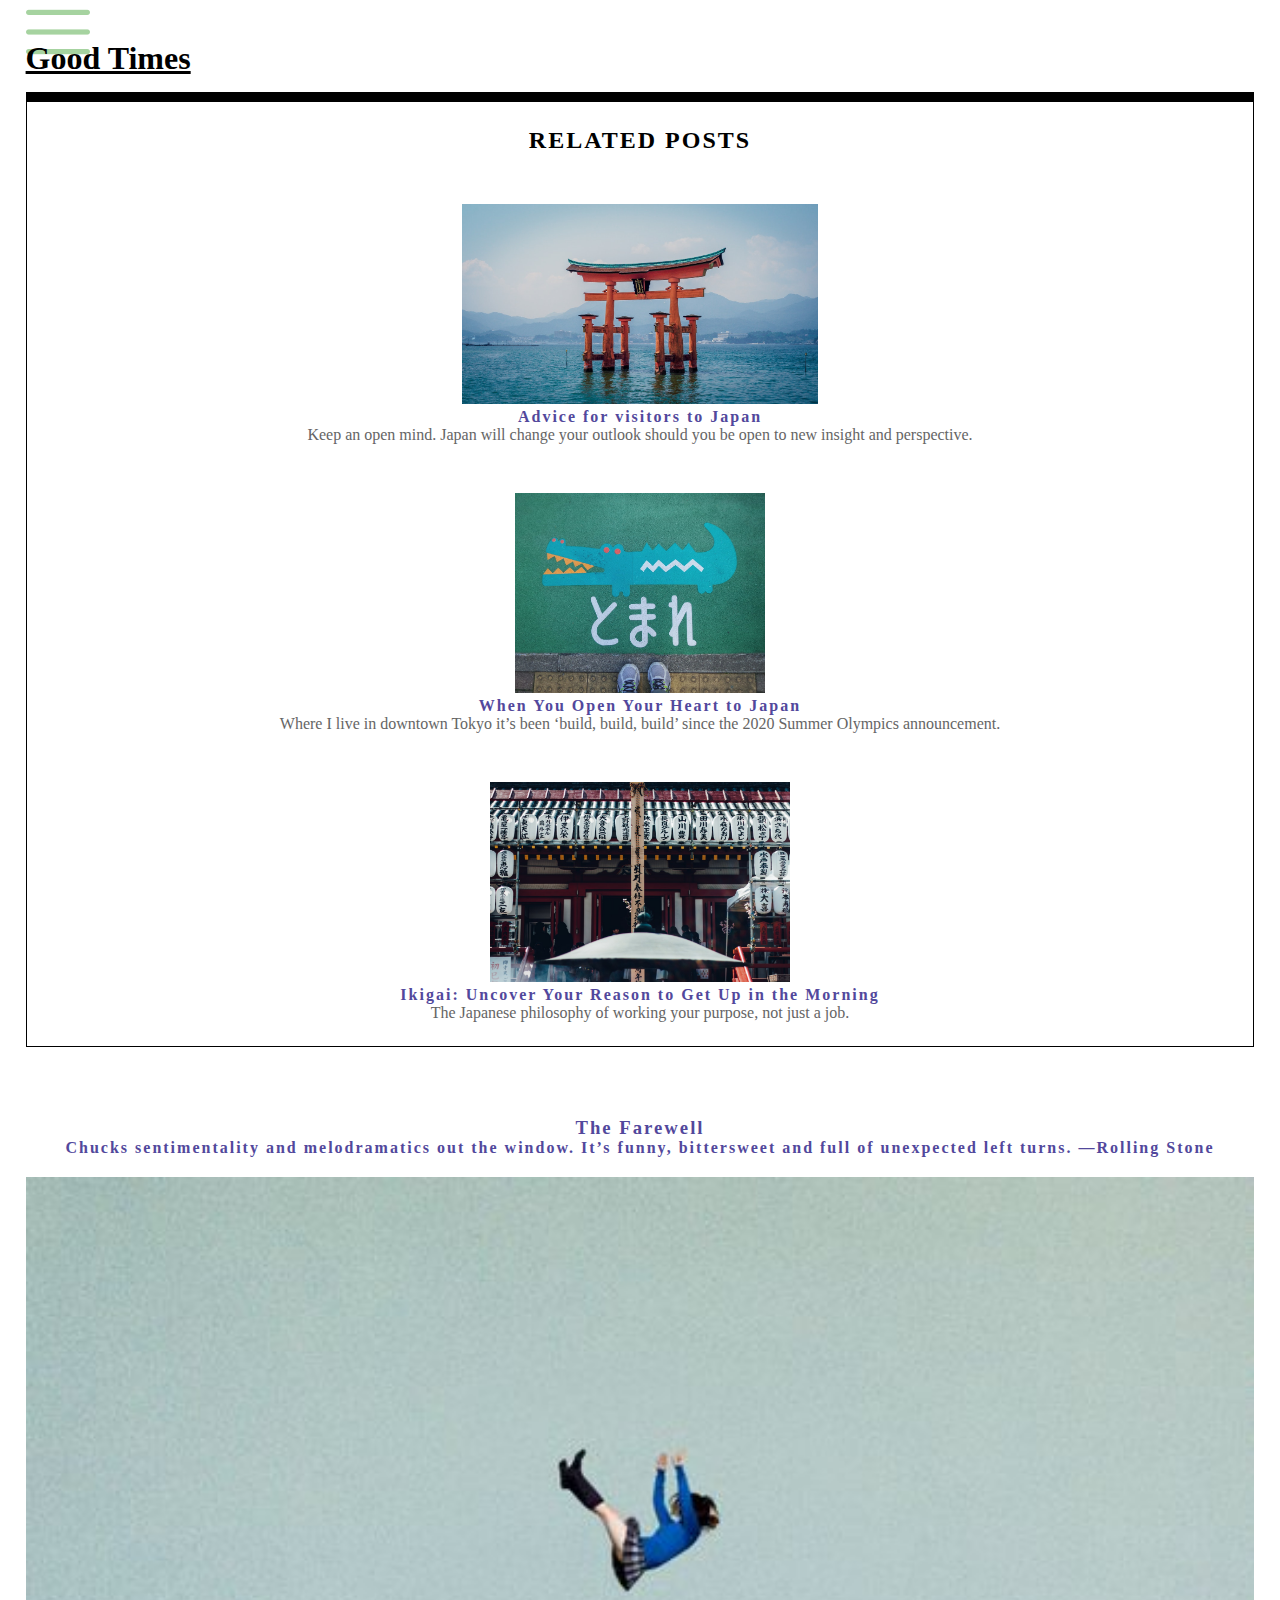
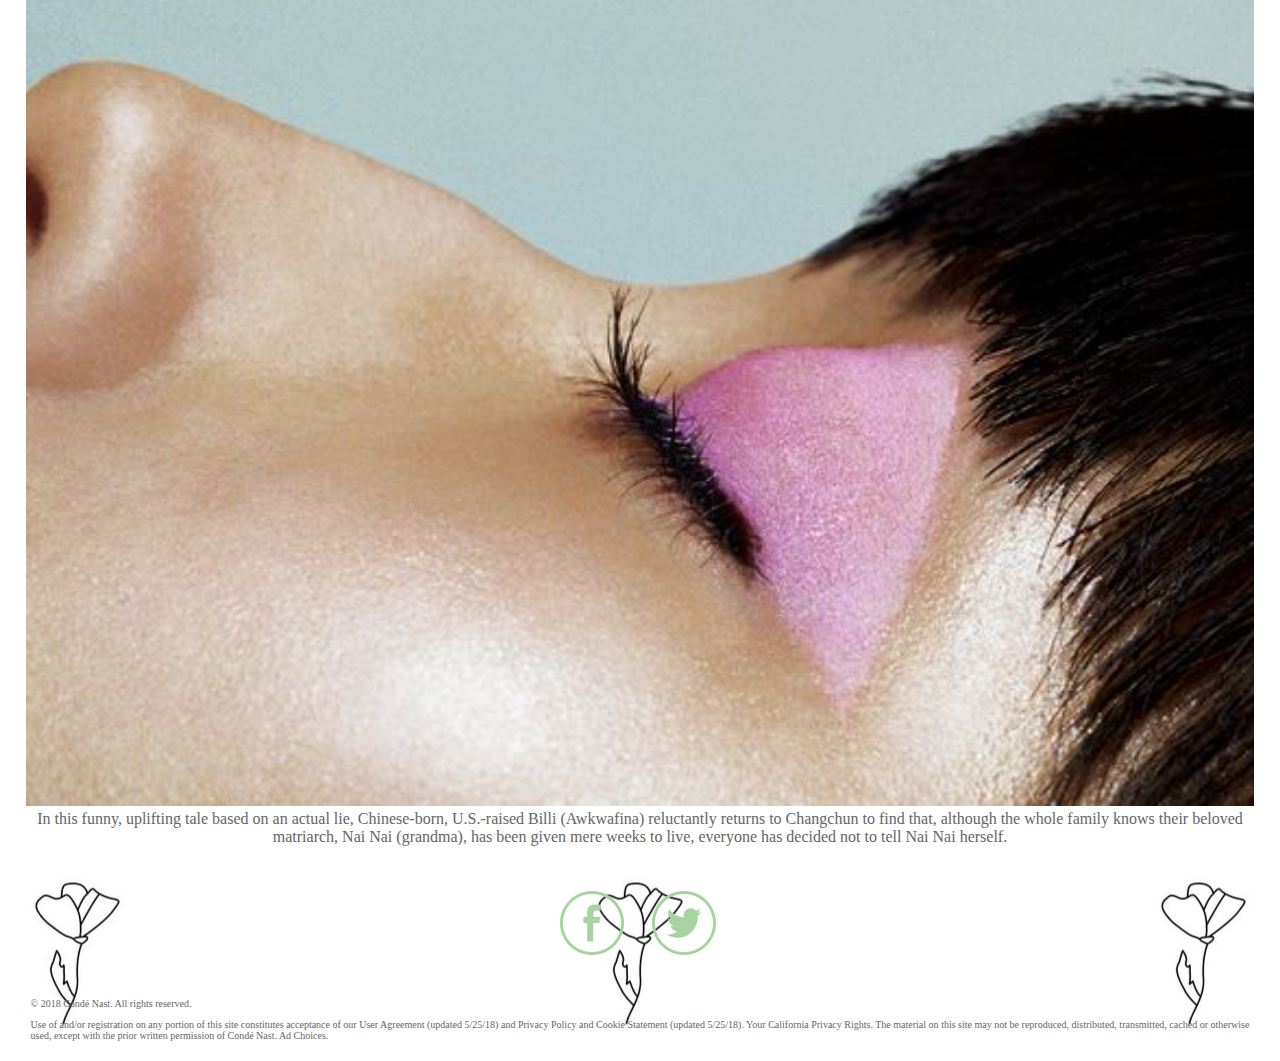
<file: laboratorio2/index.html>
<!DOCTYPE html>
<html lang="en">
<head>
    <meta charset="UTF-8">
    <meta name="viewport" content="width=device-width, initial-scale=1.0">
    <meta http-equiv="X-UA-Compatible" content="ie=edge">
    <link rel="stylesheet" href="css/styles.css">
    <title>Document</title>
</head>
<body>
    <div class="content">
        <header>
            <h1>Good Times</h1>
            <nav class="menu">
                <ul>
                    <li>Lasted videos</li>
                    <li></li>
                    <li></li>
                </ul>
            </nav>
        </header>
        <div class="mainContent">
                <div class="related-posts">
                    <h2>Related posts</h2>
                    <div class="related-post">
                        <img src="img/bg.jpg" alt="it's a japonese temple">
                        <h4>Advice for visitors to Japan</h4>
                        <p>Keep an open mind. Japan will change your outlook should you be open to new insight and perspective. </p>
                    </div>
                    <div class="related-post">
                        <img src="img/img.jpg" alt="it’s an illustration about a girl in the rain with an umbrella">
                        <h4>When You Open Your Heart to Japan</h4>
                        <p>Where I live in downtown Tokyo it’s been ‘build, build, build’ since the 2020 Summer Olympics announcement.</p>
                    </div>
                    <div class="related-post">
                        <img src="img/img2.jpg" alt="japonese masks">
                        <h4>Ikigai: Uncover Your Reason to Get Up in the Morning</h4>
                        <p>The Japanese philosophy of working your purpose, not just a job.</p>
                    </div>
                </div>
                <div class="slidebar">
                    <h3>The Farewell</h3>
                    <h4>Chucks sentimentality and melodramatics out the window. It’s funny, bittersweet and full of unexpected left turns.  
                        —Rolling Stone</h4>
                    <img src="img/banner-img.jpg" alt="its about the new fill by The SunDance Institute">
                    <p>
                        In this funny, uplifting tale based on an actual lie, Chinese-born, U.S.-raised Billi (Awkwafina) reluctantly returns to Changchun to find that, although the whole family knows their beloved matriarch, Nai Nai (grandma), has been given mere weeks to live, everyone has decided not to tell Nai Nai herself.</p>
                </div>
        </div>
        <footer>  
            <ul class="links--footer">
                <li class="fb"><a href="#"></a></li>
                <li class="twitter"><a href="#"></a></li>
            </ul>
            <p>© 2018 Condé Nast. All rights reserved.</p>
            <p> 
                Use of and/or registration on any portion of this site constitutes acceptance of our User Agreement (updated 5/25/18) and Privacy Policy and Cookie Statement (updated 5/25/18). Your California Privacy Rights. The material on this site may not be reproduced, distributed, transmitted, cached or otherwise used, except with the prior written permission of Condé Nast. Ad Choices.</p>
        </footer>
    
    </div>

</body>
</html>
</file>
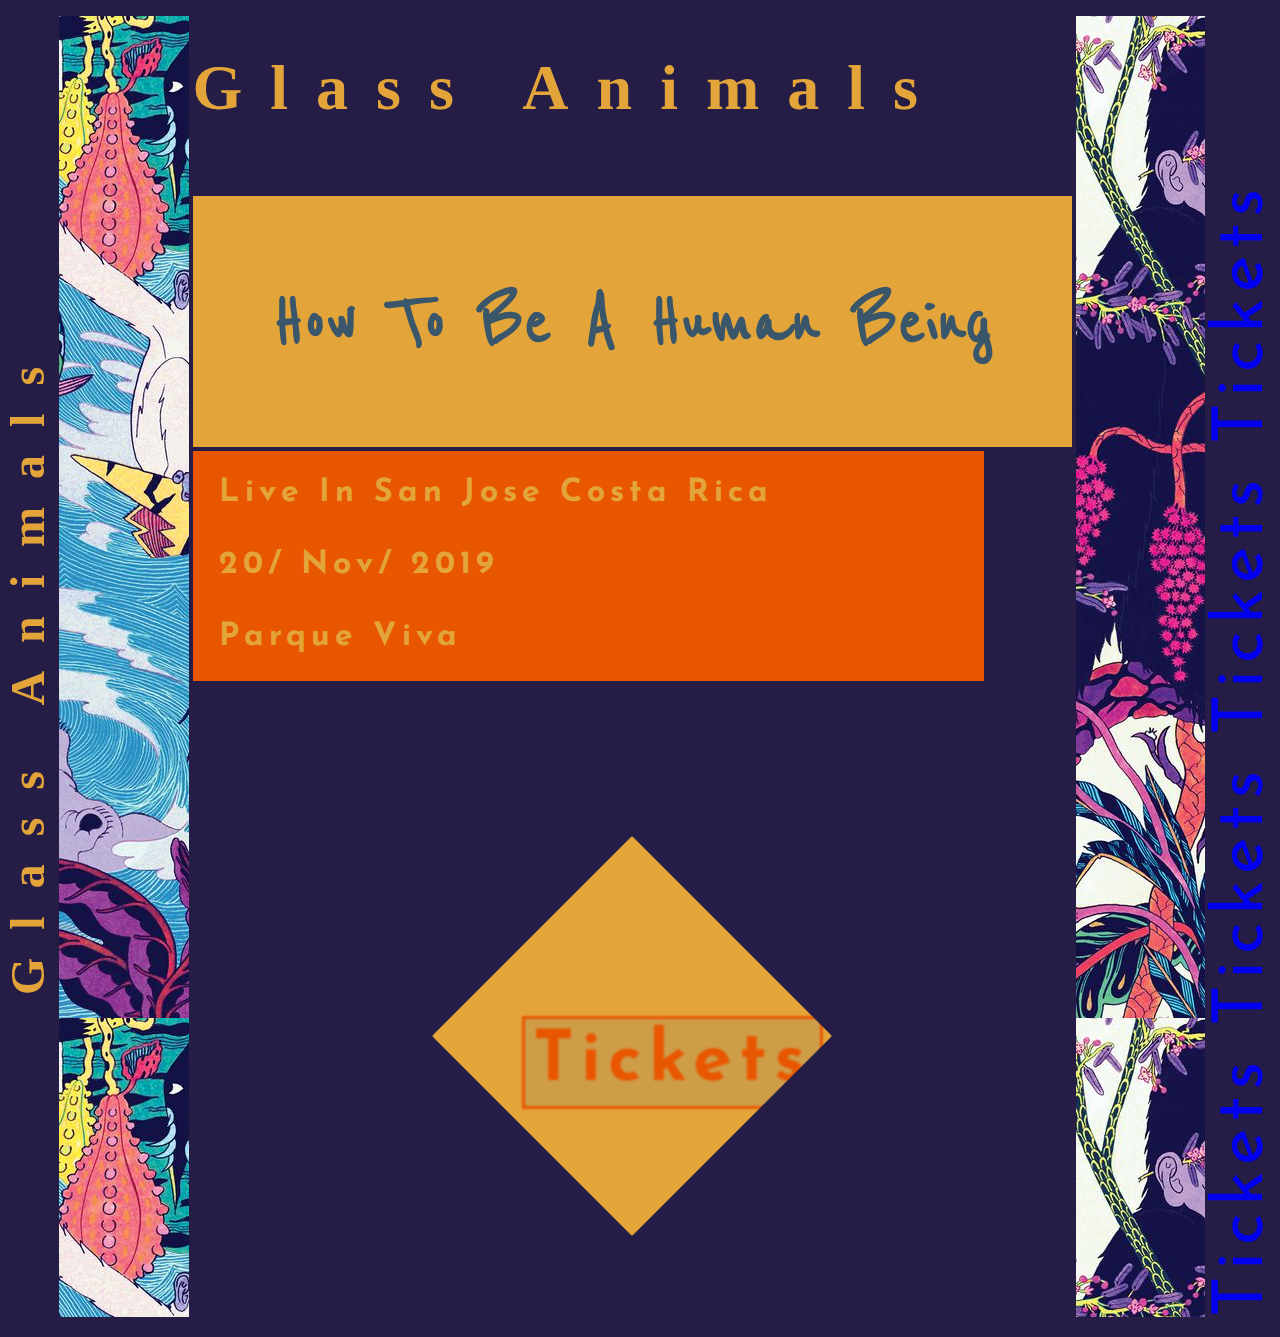
<file: proyecto1/index.html>
<!DOCTYPE html>
<html lang="en">
<head>
    <meta charset="UTF-8">
    <meta name="viewport" content="width=device-width, initial-scale=1.0">
    <meta http-equiv="X-UA-Compatible" content="ie=edge">
    <link href="https://fonts.googleapis.com/css?family=Josefin+Sans&display=swap" rel="stylesheet">
    <link href="https://fonts.googleapis.com/css?family=Reenie+Beanie&display=swap" rel="stylesheet">
    <link rel="stylesheet" href="css/styles.css">
    <title>Document</title>
</head>
<body>
    <div class="content"> 
         
        <div class="title">
            <h1>glass animals</h1>
        </div>
        <div class="title--desktop">
                <h2>glass animals</h2>
            </div>
        <div class="album">
            <h3>how to be a human being</h3>
        </div>
        <div class="date">
            <h4>live in San Jose Costa Rica </h4>
            <h4>20/ Nov/ 2019</h4>
            <h4>Parque Viva</h4>
        </div>
       <div class="album--img"></div>
        <div class="album--imgTwo"></div>
        <div class="tickets">
           <a href="#">tickets</a>
        </div>
        <div class="tickets--desktop">
                <a href="#">tickets</a> 
                <a href="#">tickets</a>
                <a href="#">tickets</a>
                <a href="#">tickets</a> 
        </div>
    </div>
</body>
</html>
</file>
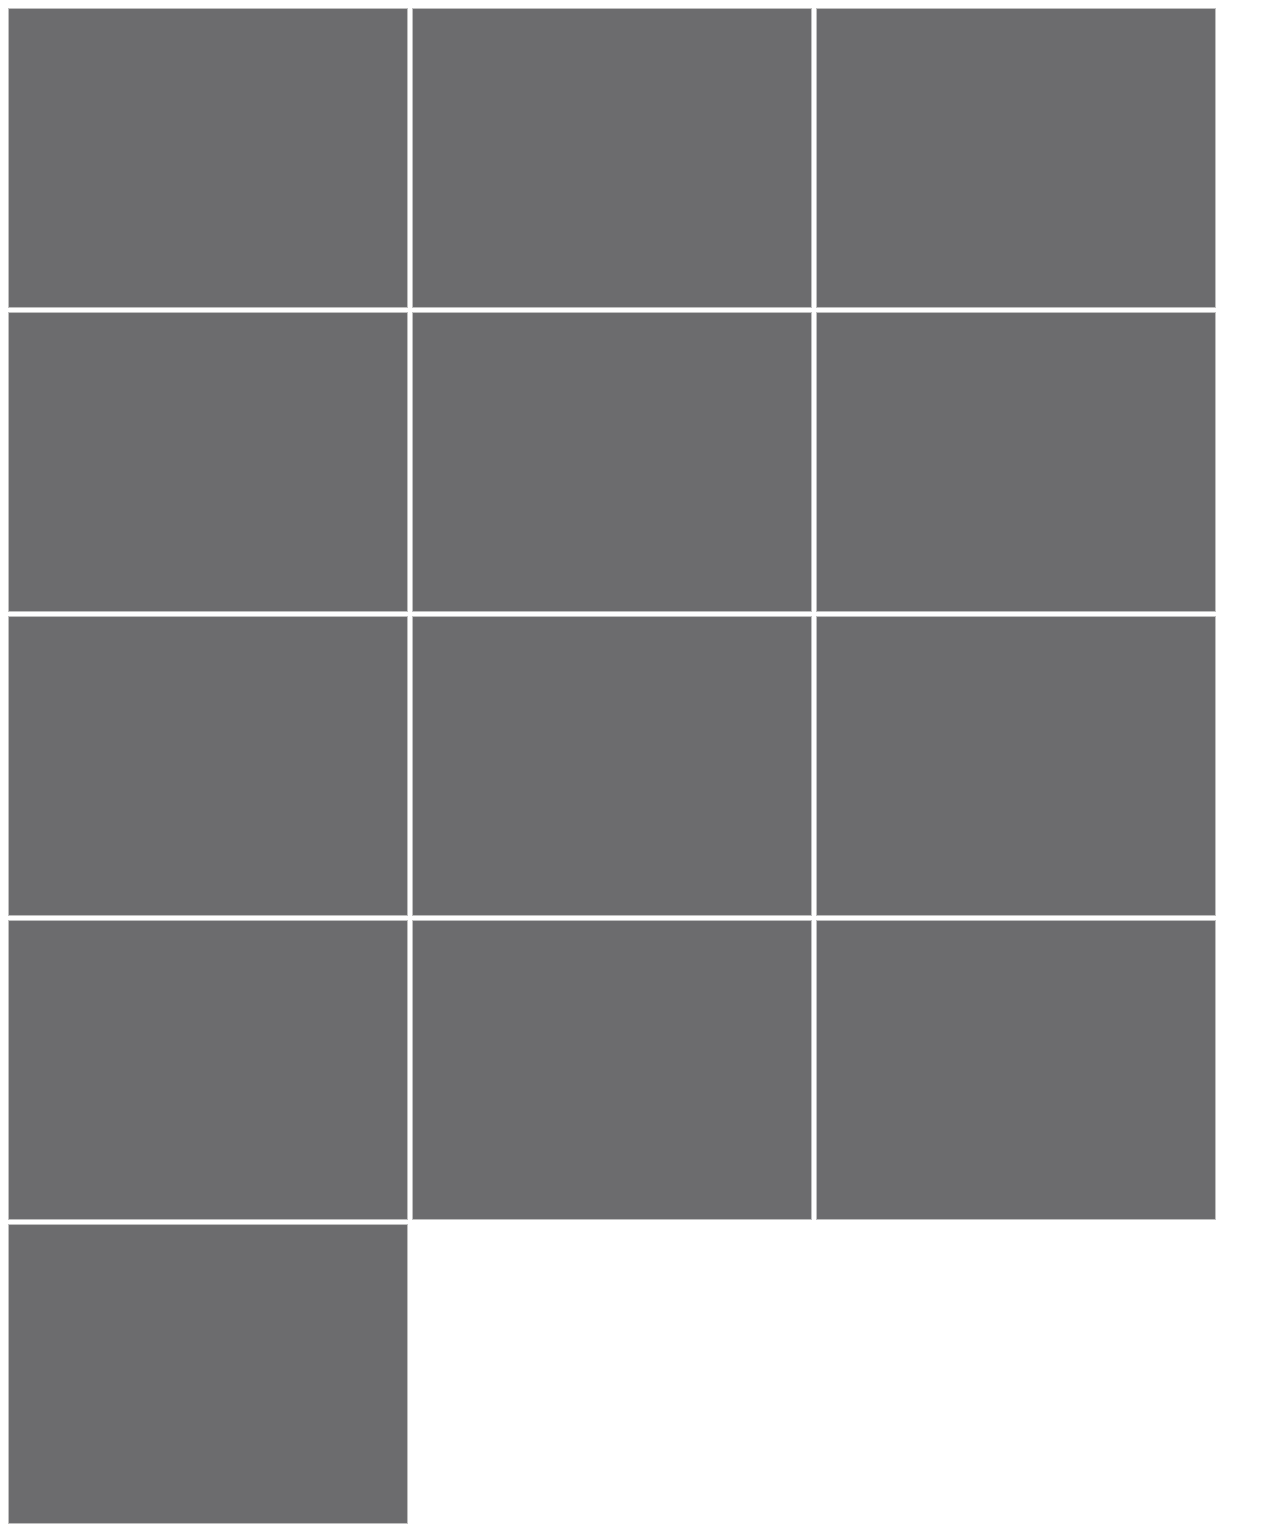
<file: proyecto2/index.html>
<!DOCTYPE html>
<html lang="en">
<head>
  <meta charset="UTF-8">
  <meta name="viewport" content="width=device-width, initial-scale=1.0">
  <meta http-equiv="X-UA-Compatible" content="ie=edge">
  <link rel="stylesheet" href="styles.css">
  <title>Document</title>
</head>
<body>
  <img class="lazyload" data-src="https://picsum.photos/200/300"/>
  <img class="lazyload" data-src="https://picsum.photos/200/300"/>
  <img class="lazyload" data-src="https://picsum.photos/200/300"/>
  <img class="lazyload" data-src="https://picsum.photos/200/300"/>
  <img class="lazyload" data-src="https://picsum.photos/200/300"/>
  <img class="lazyload" data-src="https://picsum.photos/200/300"/>
  <img class="lazyload" data-src="https://picsum.photos/200/300"/>
  <img class="lazyload" data-src="https://picsum.photos/200/300"/>
  <img class="lazyload" data-src="https://picsum.photos/200/300"/>
  <img class="lazyload" data-src="https://picsum.photos/200/300"/>
  <img class="lazyload" data-src="https://picsum.photos/200/300"/>
  <img class="lazyload" data-src="https://picsum.photos/200/30"/>
  <img class="lazyload" data-src="https://ik.imagekit.io/demo/default-image.jpg" />

  <script src="script.js"></script>
</body>
</html>
</file>
<file: laboratorio2/css/styles.css>
* {
  margin: 0;
  padding: 0; }

body {
  padding: 0 2%;
  font-size: 1em; }

h1 {
  grid-column: 2/span 3;
  font-family: "Libre Baskerville", serif;
  color: black;
  float: left;
  padding-top: 40px;
  text-decoration: underline; }

h2, h3, h4, h5 {
  letter-spacing: 2px;
  color: #52489c;
  font-family: "Libre Baskerville", serif; }

p {
  color: #656565; }

img {
  height: auto;
  max-width: 100%; }

.content {
  display: grid;
  grid-template-columns: 1fr 1fr 1fr;
  grid-template-rows: repeat(4, auto);
  grid-gap: 15px;
  text-align: center; }

header {
  grid-column: 1/ span 3;
  grid-row: 1/ 1;
  text-align: center;
  background-position: bottom; }

h4 {
  text-align: center; }

footer {
  background: url("../img/bgfooter1.jpg");
  background-position: center;
  grid-column: 1/span 3;
  grid-row: 3/ 4; }

.menu {
  background: url("../img/iconos/001-menu.png");
  background-repeat: no-repeat;
  height: 68px;
  width: 68px;
  grid-column: 1/1; }

.menu ul {
  display: none; }

.mainContent {
  height: auto;
  grid-column: 1/ span 3;
  grid-row: 2/3; }

.slidebar {
  margin-top: 70px; }

.slidebar > img {
  margin-top: 20px;
  height: auto;
  width: 100%; }

.related-posts {
  border-top: 10px black solid;
  border-left: 1px solid black;
  border-bottom: 1px solid black;
  border-right: 1px solid black; }

.related-posts h2 {
  color: black;
  margin: 25px;
  letter-spacing: 2px;
  text-transform: uppercase; }

.related-post img {
  height: 200px; }

.related-post {
  padding: 2%; }

.links--footer {
  padding: 20px; }

.links--footer li {
  margin: 10px;
  display: inline-block;
  height: 68px;
  width: 68px;
  background-repeat: no-repeat; }

.fb {
  background: url("../img/iconos/fb2.png"); }

.twitter {
  background: url("../img/iconos/twitter2.png"); }

footer p {
  text-align: justify;
  padding: 5px;
  font-size: 10px; }

a {
  color: white; }

/*# sourceMappingURL=styles.css.map */
</file>
<file: proyecto1/css/styles.css>
* {
  margin: 0;
  padding: 0;
  box-sizing: border-box;
}

img {
  max-width: 100%;
  height: auto;
}

.content {
  grid-gap: 4px;
  display: grid;
  grid-template-columns: 2fr 1fr;
  grid-template-rows: 1fr 1fr auto;
}
@media (min-width: 768px) {
  .content {
    padding: 1em 0;
    background: #E3A53A;
    grid-template-columns: 1fr 1fr 1fr;
    grid-template-rows: 1fr auto 1fr;
  }
}
@media (min-width: 1200px) {
  .content {
    background: #251D46;
    grid-template-columns: auto 1fr auto 1fr auto;
    grid-template-rows: 1fr 1fr 1fr;
  }
}

.title--desktop {
  display: none;
}
@media (min-width: 1200px) {
  .title--desktop {
    display: block;
    grid-column: 1/2;
    grid-row: 1/span 3;
    align-items: end;
  }
}

.title--desktop h2 {
  height: 100%;
  color: #E3A53A;
  font-size: 3em;
  text-align: center;
  letter-spacing: 28px;
  text-transform: capitalize;
  writing-mode: vertical-rl;
  transform: rotate(180deg);
}

.title {
  background: #251D46;
  text-align: center;
  grid-column: 2/2;
  grid-row: 1/1;
}
@media (min-width: 768px) {
  .title {
    background: #E3A53A;
    grid-column: 2/2;
    grid-row: 1/2;
  }
}
@media (min-width: 1200px) {
  .title {
    background: #251D46;
    grid-column: 3/3;
  }
}

h1 {
  text-align: right;
  font-size: 3em;
  letter-spacing: 28px;
  text-transform: capitalize;
  writing-mode: vertical-rl;
  transform: rotate(180deg);
  color: #E3A53A;
}
@media (min-width: 768px) {
  h1 {
    margin-top: 30px;
    color: #39566B;
    writing-mode: initial;
    transform: inherit;
    font-size: 4em;
    text-align: left;
    line-height: 1.3em;
  }
}
@media (min-width: 1200px) {
  h1 {
    color: #E3A53A;
  }
}

.album {
  background: #251D46;
  grid-column: 1/2;
  grid-row: 1/1;
  margin: 0 auto;
}
@media (min-width: 768px) {
  .album {
    background: #E3A53A;
    grid-column: 2/2;
    grid-row: 1/1;
    margin-top: 180px;
    float: right;
  }
}
@media (min-width: 768px) and (min-width: 1200px) {
  .album {
    grid-column: 3/4;
  }
}

.album h3 {
  text-transform: capitalize;
  margin: 1em;
  text-align: center;
  font-family: "Reenie Beanie", cursive;
  color: #E95600;
  font-size: 50px;
}
@media (min-width: 768px) {
  .album h3 {
    font-size: 5em;
    color: #39566B;
  }
}

.date {
  padding: 0.4em;
  background: #251D46;
  color: #E3A53A;
  grid-column: 1/span 2;
  grid-row: 2/span 3;
  text-align: left;
  z-index: 1;
}
@media (min-width: 768px) {
  .date {
    width: 90%;
    background: #E95600;
    height: 230px;
    grid-row: 2/3;
  }
}
@media (min-width: 1200px) {
  .date {
    grid-column: 3/4;
  }
}

h4 {
  font-weight: bolder;
  padding: 20px;
  text-align: left;
  font-size: 2em;
  letter-spacing: 5px;
  text-transform: capitalize;
  font-family: "Josefin Sans", sans-serif;
}

.album--img {
  background: url(../img/img4.jpg);
  background-repeat: inherit;
  position: relative;
  grid-column: 1/span 2;
  grid-row: 3/3;
}
@media (min-width: 768px) {
  .album--img {
    grid-column: 1/1;
    grid-row: 1/span 3;
  }
}
@media (min-width: 1200px) {
  .album--img {
    grid-column: 2/2;
  }
}

.album--imgTwo {
  background: url(../img/img6.jpg);
  display: none;
}
@media (min-width: 768px) {
  .album--imgTwo {
    display: block;
    grid-column: 3/3;
    grid-row: 1/span 3;
  }
}
@media (min-width: 1200px) {
  .album--imgTwo {
    grid-column: 4/4;
  }
}

.tickets {
  padding: 30px;
  margin-top: 100px;
  height: 200px;
  grid-column: 1/span 2;
  grid-row: 3/3;
  text-align: center;
  clip-path: polygon(50% 0%, 100% 50%, 50% 100%, 0% 50%);
  background: #E95600;
  position: relative;
  width: 200px;
}
@media (min-width: 768px) {
  .tickets {
    filter: blur(2px);
    -webkit-filter: blur(1px);
    grid-column: 2/2;
    grid-row: 3/3;
    height: 370px;
    width: 370px;
  }
}
@media (min-width: 1200px) {
  .tickets {
    background: #E3A53A;
    grid-column: 3/4;
    grid-row: 2/span 3;
    align-self: center;
    margin: 0 auto;
    margin-top: 300px;
    width: 400px;
    height: 400px;
  }
}

.tickets a {
  position: absolute;
  font-family: "Josefin Sans", sans-serif;
  writing-mode: vertical-rl;
  transform: rotate(180deg);
  letter-spacing: 7px;
  text-transform: capitalize;
  color: #E3A53A;
  font-size: 50px;
  text-decoration: none;
  top: 30px;
  left: 110px;
}
@media (min-width: 768px) {
  .tickets a {
    padding: 8px;
    border: 3px solid #E3A53A;
    margin: 0 auto;
    top: 180px;
    left: 90px;
    font-size: 70px;
    font-weight: 700;
    writing-mode: initial;
    transform: initial;
    background-color: rgba(119, 119, 119, 0.568);
    /* Fallback color */
    background-color: rgba(126, 126, 126, 0.205);
  }
}
@media (min-width: 1200px) {
  .tickets a {
    border: 3px solid #E95600;
    color: #E95600;
  }
}

.tickets--desktop {
  display: none;
}
@media (min-width: 1200px) {
  .tickets--desktop {
    display: block;
    grid-column: 5/5;
    grid-row: 1/span 3;
    font-family: "Josefin Sans", sans-serif;
    writing-mode: vertical-rl;
    transform: rotate(180deg);
    letter-spacing: 7px;
    text-transform: capitalize;
    color: #E3A53A;
    align-items: end;
    font-size: 70px;
  }
}

.tickets--desktop h2 {
  text-align: center;
}

/*# sourceMappingURL=styles.css.map */
</file>
<file: proyecto2/styles.css>
img {
    background: #6c6c6e;
    width: 400px;
    height: 300px;
    display:inline-flex;
    margin: 0 auto;
  }
</file>
